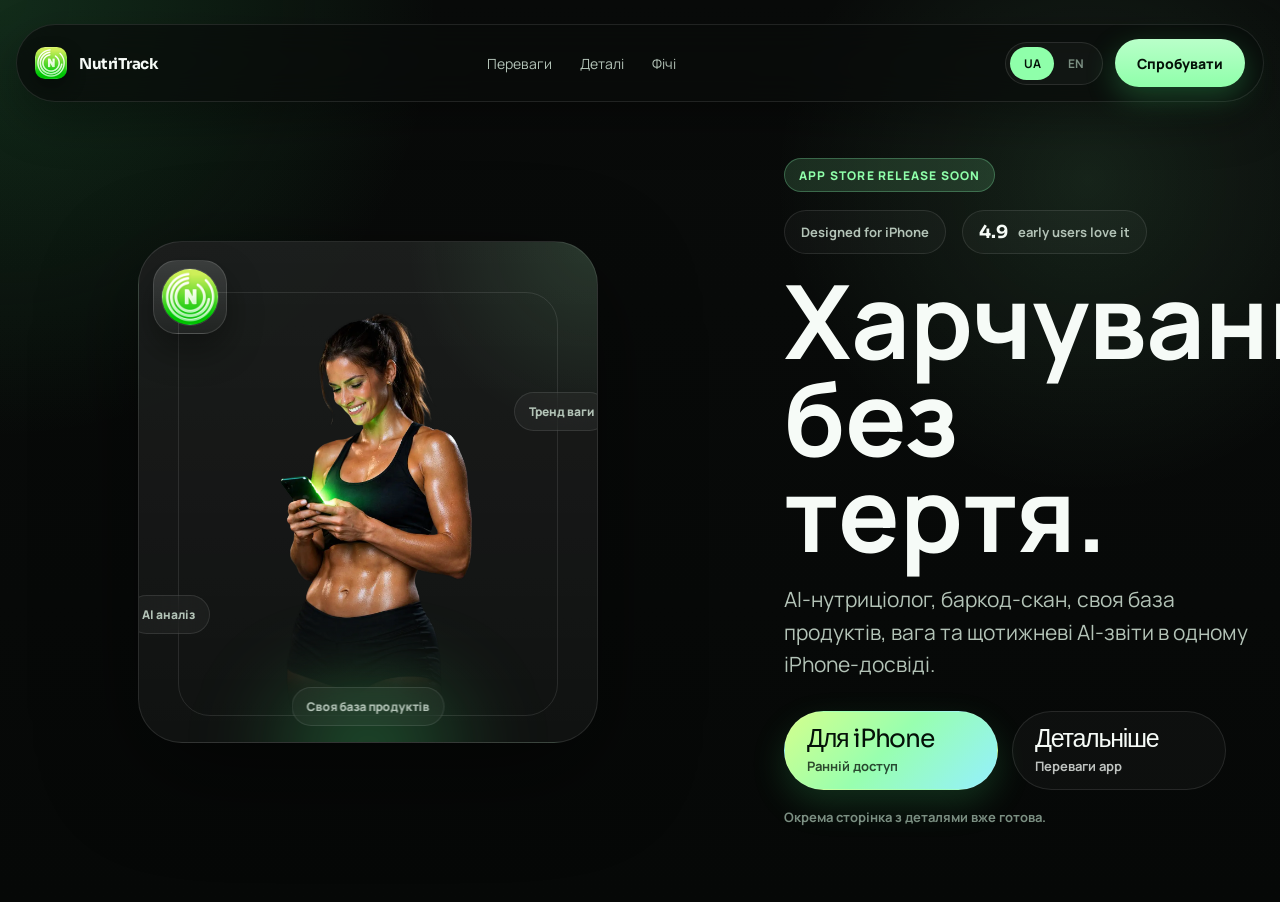
<file: index.html>
<!DOCTYPE html>
<html lang="uk">
<head>
  <meta charset="UTF-8" />
  <meta name="viewport" content="width=device-width, initial-scale=1.0" />
  <title>NutriTrack — AI додаток для харчування на iPhone</title>
  <meta name="description" content="NutriTrack — AI додаток для харчування на iPhone. AI-нутриціолог, баркод-скан, власна база продуктів, вага та щотижневі AI-звіти." />
  <link rel="canonical" href="https://nutritrack-ochre.vercel.app" />
  <link rel="alternate" hreflang="uk" href="https://nutritrack-ochre.vercel.app/index.html" />
  <link rel="alternate" hreflang="en" href="https://nutritrack-ochre.vercel.app/en.html" />
  <link rel="icon" href="./favicon.png" />

  <meta property="og:title" content="NutriTrack — AI додаток для харчування на iPhone" />
  <meta property="og:description" content="AI-нутриціолог. Баркод-скан. Своя база продуктів. Вага. Щотижневі AI-звіти." />
  <meta property="og:type" content="website" />
  <meta property="og:url" content="https://nutritrack-ochre.vercel.app" />
  <meta property="og:image" content="./hero-mockup.webp" />
  <meta name="twitter:card" content="summary_large_image" />
  <meta name="twitter:title" content="NutriTrack — AI додаток для харчування на iPhone" />
  <meta name="twitter:description" content="AI-нутриціолог. Баркод-скан. Своя база продуктів. Вага. Щотижневі AI-звіти." />
  <meta name="twitter:image" content="./hero-mockup.webp" />

  <link rel="preconnect" href="https://fonts.googleapis.com" />
  <link rel="preconnect" href="https://fonts.gstatic.com" crossorigin />
  <link href="https://fonts.googleapis.com/css2?family=Manrope:wght@400;500;600;700;800&family=Sora:wght@400;500;600;700;800&display=swap" rel="stylesheet" />
  <link rel="stylesheet" href="./style.css" />
</head>
<body class="poster-page">
  <main class="poster-shell">
    <header class="poster-topbar">
      <a class="brand" href="./index.html">
        <img src="./icon.png" alt="Іконка NutriTrack" />
        <span>NutriTrack</span>
      </a>

      <nav class="poster-nav">
        <a href="./details.html#features">Переваги</a>
        <a href="./details.html">Деталі</a>
        <a href="./details.html#features">Фічі</a>
      </nav>

      <div class="poster-actions-top">
        <div class="lang-toggle">
          <a href="./index.html" class="active">UA</a>
          <a href="./en.html">EN</a>
        </div>
        <a class="nav-cta" href="https://nutritrack-ochre.vercel.app">Спробувати</a>
      </div>
    </header>

    <section class="poster-hero">
      <div class="poster-visual">
        <div class="poster-device">
          <div class="device-glow"></div>
          <div class="poster-icon-orbit" aria-hidden="true">
            <img src="./icon.png" alt="" />
          </div>
          <img class="poster-phone-image" src="./hero-mockup.webp" alt="Інтерфейс NutriTrack на iPhone" />
          <div class="device-chip chip-left">AI аналіз</div>
          <div class="device-chip chip-right">Тренд ваги</div>
          <div class="device-chip chip-bottom">Своя база продуктів</div>
        </div>
      </div>

      <div class="poster-copy">
        <div class="hero-badge">App Store release soon</div>

        <div class="poster-proof">
          <div class="proof-award">Designed for iPhone</div>
          <div class="proof-rating">
            <strong>4.9</strong>
            <span>early users love it</span>
          </div>
        </div>

        <h1>Харчування<br>без тертя.</h1>
        <p>AI-нутриціолог, баркод-скан, своя база продуктів, вага та щотижневі AI-звіти в одному iPhone-досвіді.</p>

        <div class="poster-cta-row">
          <a class="btn-platform btn-platform-primary" href="https://nutritrack-ochre.vercel.app">
            <span class="btn-platform-label">Для iPhone</span>
            <span class="btn-platform-sub">Ранній доступ</span>
          </a>
          <a class="btn-platform" href="./details.html">
            <span class="btn-platform-label">Детальніше</span>
            <span class="btn-platform-sub">Переваги app</span>
          </a>
        </div>

        <div class="poster-footnote">Окрема сторінка з деталями вже готова.</div>
      </div>
    </section>
  </main>
</body>
</html>
</file>
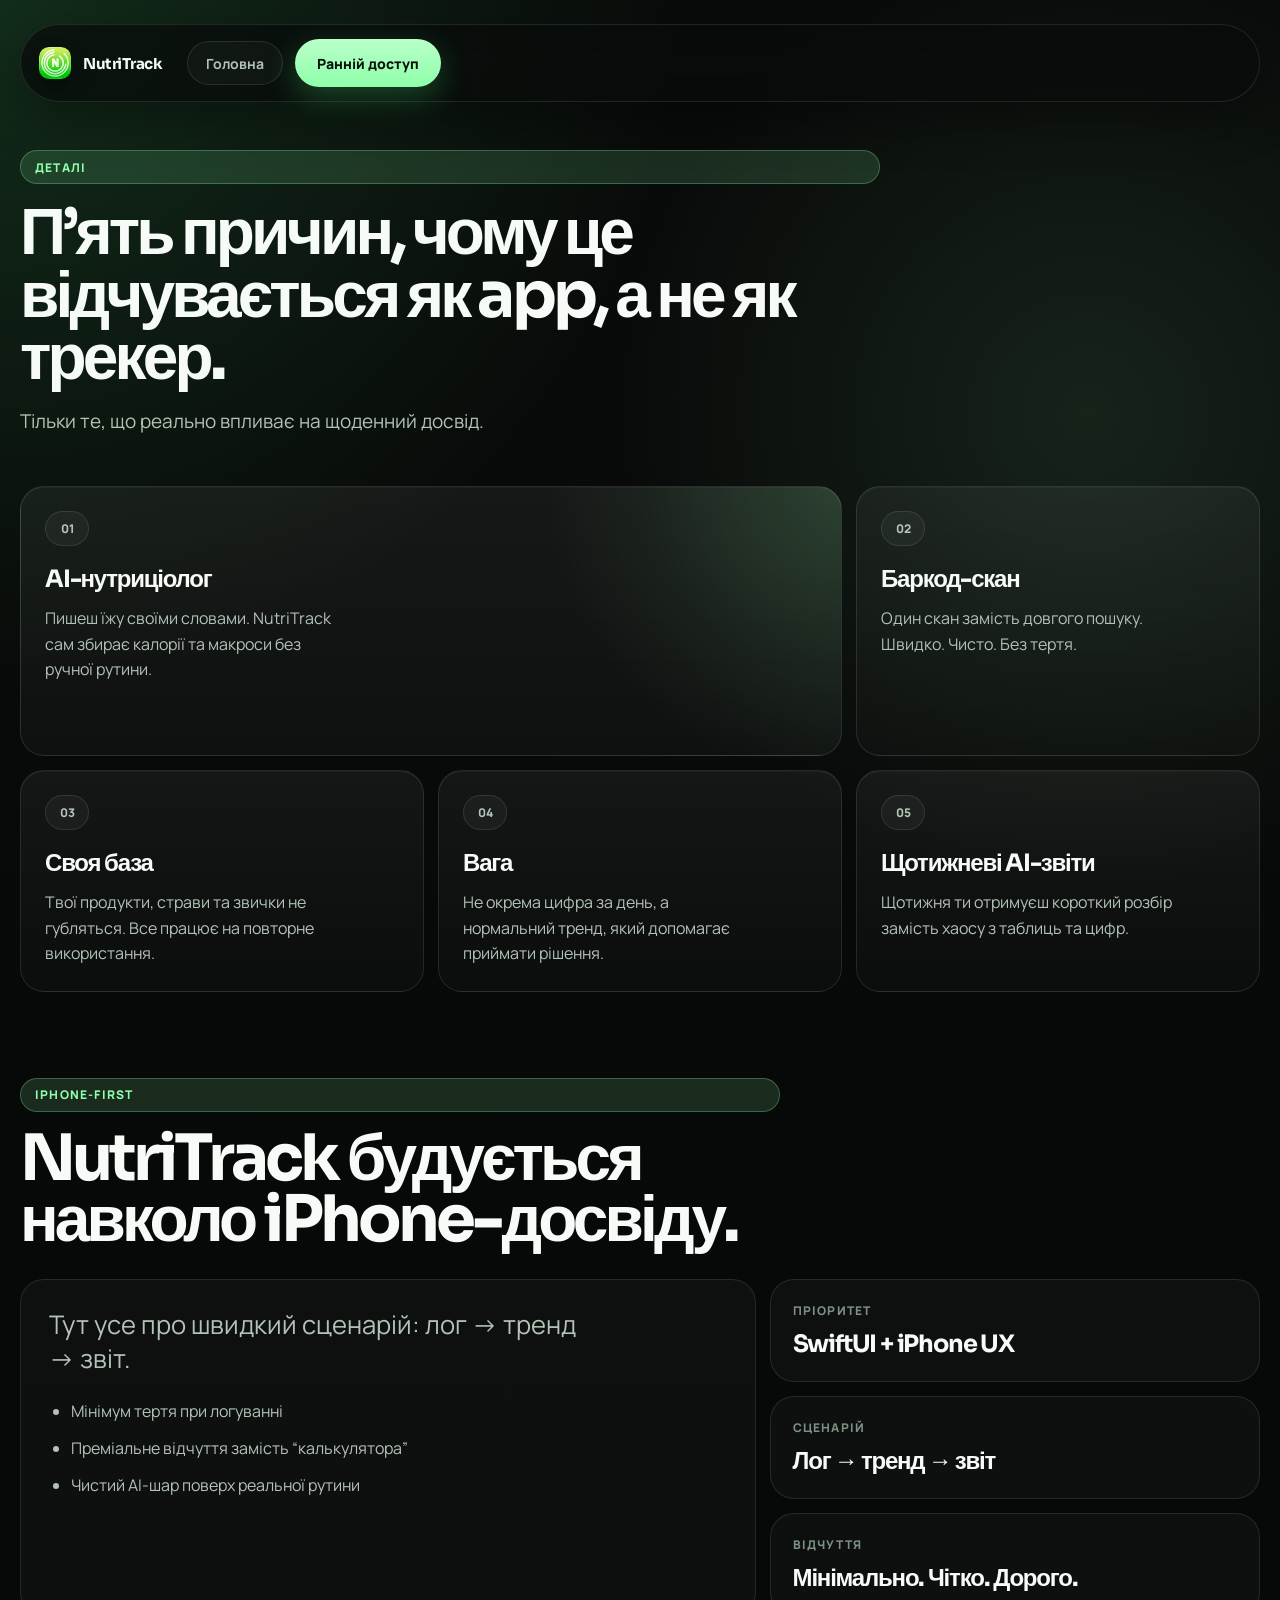
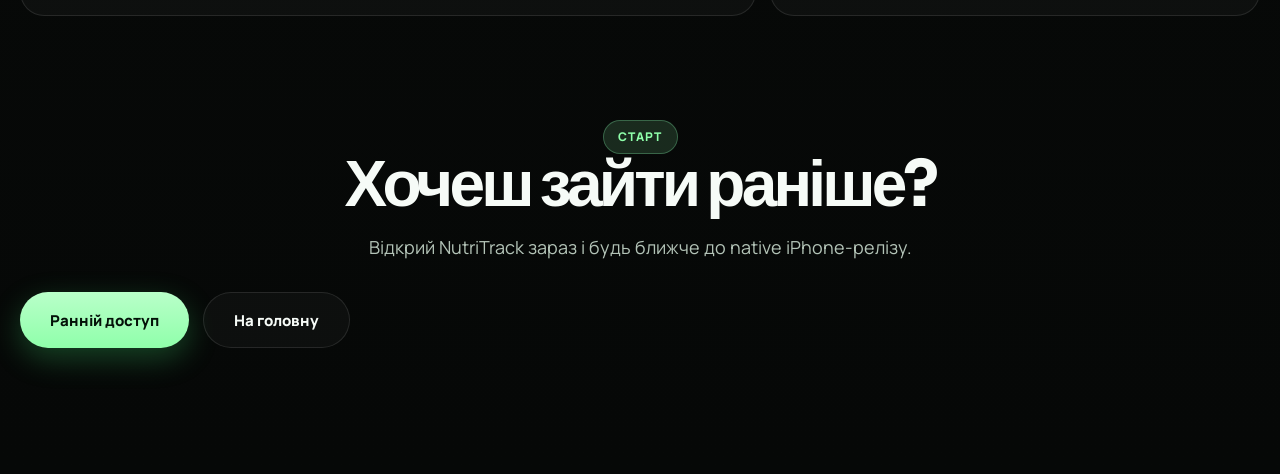
<file: details.html>
<!DOCTYPE html>
<html lang="uk">
<head>
  <meta charset="UTF-8" />
  <meta name="viewport" content="width=device-width, initial-scale=1.0" />
  <title>NutriTrack — деталі</title>
  <meta name="description" content="Деталі NutriTrack: AI-нутриціолог, баркод-скан, власна база продуктів, вага та щотижневі AI-звіти." />
  <link rel="canonical" href="https://nutritrack-ochre.vercel.app/details.html" />
  <link rel="icon" href="./favicon.png" />

  <link rel="preconnect" href="https://fonts.googleapis.com" />
  <link rel="preconnect" href="https://fonts.gstatic.com" crossorigin />
  <link href="https://fonts.googleapis.com/css2?family=Manrope:wght@400;500;600;700;800&family=Sora:wght@400;500;600;700;800&display=swap" rel="stylesheet" />
  <link rel="stylesheet" href="./style.css" />
</head>
<body class="details-page">
  <div class="page-shell">
    <header class="details-topbar">
      <a class="brand" href="./index.html">
        <img src="./icon.png" alt="Іконка NutriTrack" />
        <span>NutriTrack</span>
      </a>

      <div class="details-topbar-actions">
        <a class="top-link" href="./index.html">Головна</a>
        <a class="nav-cta" href="https://nutritrack-ochre.vercel.app">Ранній доступ</a>
      </div>
    </header>

    <main>
      <section class="details-hero">
        <span class="eyebrow">Деталі</span>
        <h1>П’ять причин, чому це відчувається як app, а не як трекер.</h1>
        <p>Тільки те, що реально впливає на щоденний досвід.</p>
      </section>

      <section class="features" id="features">
        <div class="feature-grid">
          <article class="feature-card feature-card-large">
            <span class="feature-kicker">01</span>
            <h3>AI-нутриціолог</h3>
            <p>Пишеш їжу своїми словами. NutriTrack сам збирає калорії та макроси без ручної рутини.</p>
          </article>

          <article class="feature-card">
            <span class="feature-kicker">02</span>
            <h3>Баркод-скан</h3>
            <p>Один скан замість довгого пошуку. Швидко. Чисто. Без тертя.</p>
          </article>

          <article class="feature-card">
            <span class="feature-kicker">03</span>
            <h3>Своя база</h3>
            <p>Твої продукти, страви та звички не губляться. Все працює на повторне використання.</p>
          </article>

          <article class="feature-card">
            <span class="feature-kicker">04</span>
            <h3>Вага</h3>
            <p>Не окрема цифра за день, а нормальний тренд, який допомагає приймати рішення.</p>
          </article>

          <article class="feature-card">
            <span class="feature-kicker">05</span>
            <h3>Щотижневі AI-звіти</h3>
            <p>Щотижня ти отримуєш короткий розбір замість хаосу з таблиць та цифр.</p>
          </article>
        </div>
      </section>

      <section class="app-section">
        <div class="section-head section-head-narrow">
          <span class="eyebrow">iPhone-first</span>
          <h2>NutriTrack будується навколо iPhone-досвіду.</h2>
        </div>

        <div class="app-grid">
          <div class="app-copy-card">
            <p class="app-lead">Тут усе про швидкий сценарій: лог → тренд → звіт.</p>
            <ul class="app-list">
              <li>Мінімум тертя при логуванні</li>
              <li>Преміальне відчуття замість “калькулятора”</li>
              <li>Чистий AI-шар поверх реальної рутини</li>
            </ul>
          </div>

          <div class="app-panel-stack">
            <div class="mini-panel">
              <span>Пріоритет</span>
              <strong>SwiftUI + iPhone UX</strong>
            </div>
            <div class="mini-panel">
              <span>Сценарій</span>
              <strong>Лог → тренд → звіт</strong>
            </div>
            <div class="mini-panel">
              <span>Відчуття</span>
              <strong>Мінімально. Чітко. Дорого.</strong>
            </div>
          </div>
        </div>
      </section>

      <section class="cta-section">
        <span class="eyebrow">Старт</span>
        <h2>Хочеш зайти раніше?</h2>
        <p>Відкрий NutriTrack зараз і будь ближче до native iPhone-релізу.</p>
        <div class="poster-cta-row">
          <a class="btn-primary btn-primary-large" href="https://nutritrack-ochre.vercel.app">Ранній доступ</a>
          <a class="btn-secondary btn-secondary-large" href="./index.html">На головну</a>
        </div>
      </section>
    </main>
  </div>
</body>
</html>
</file>
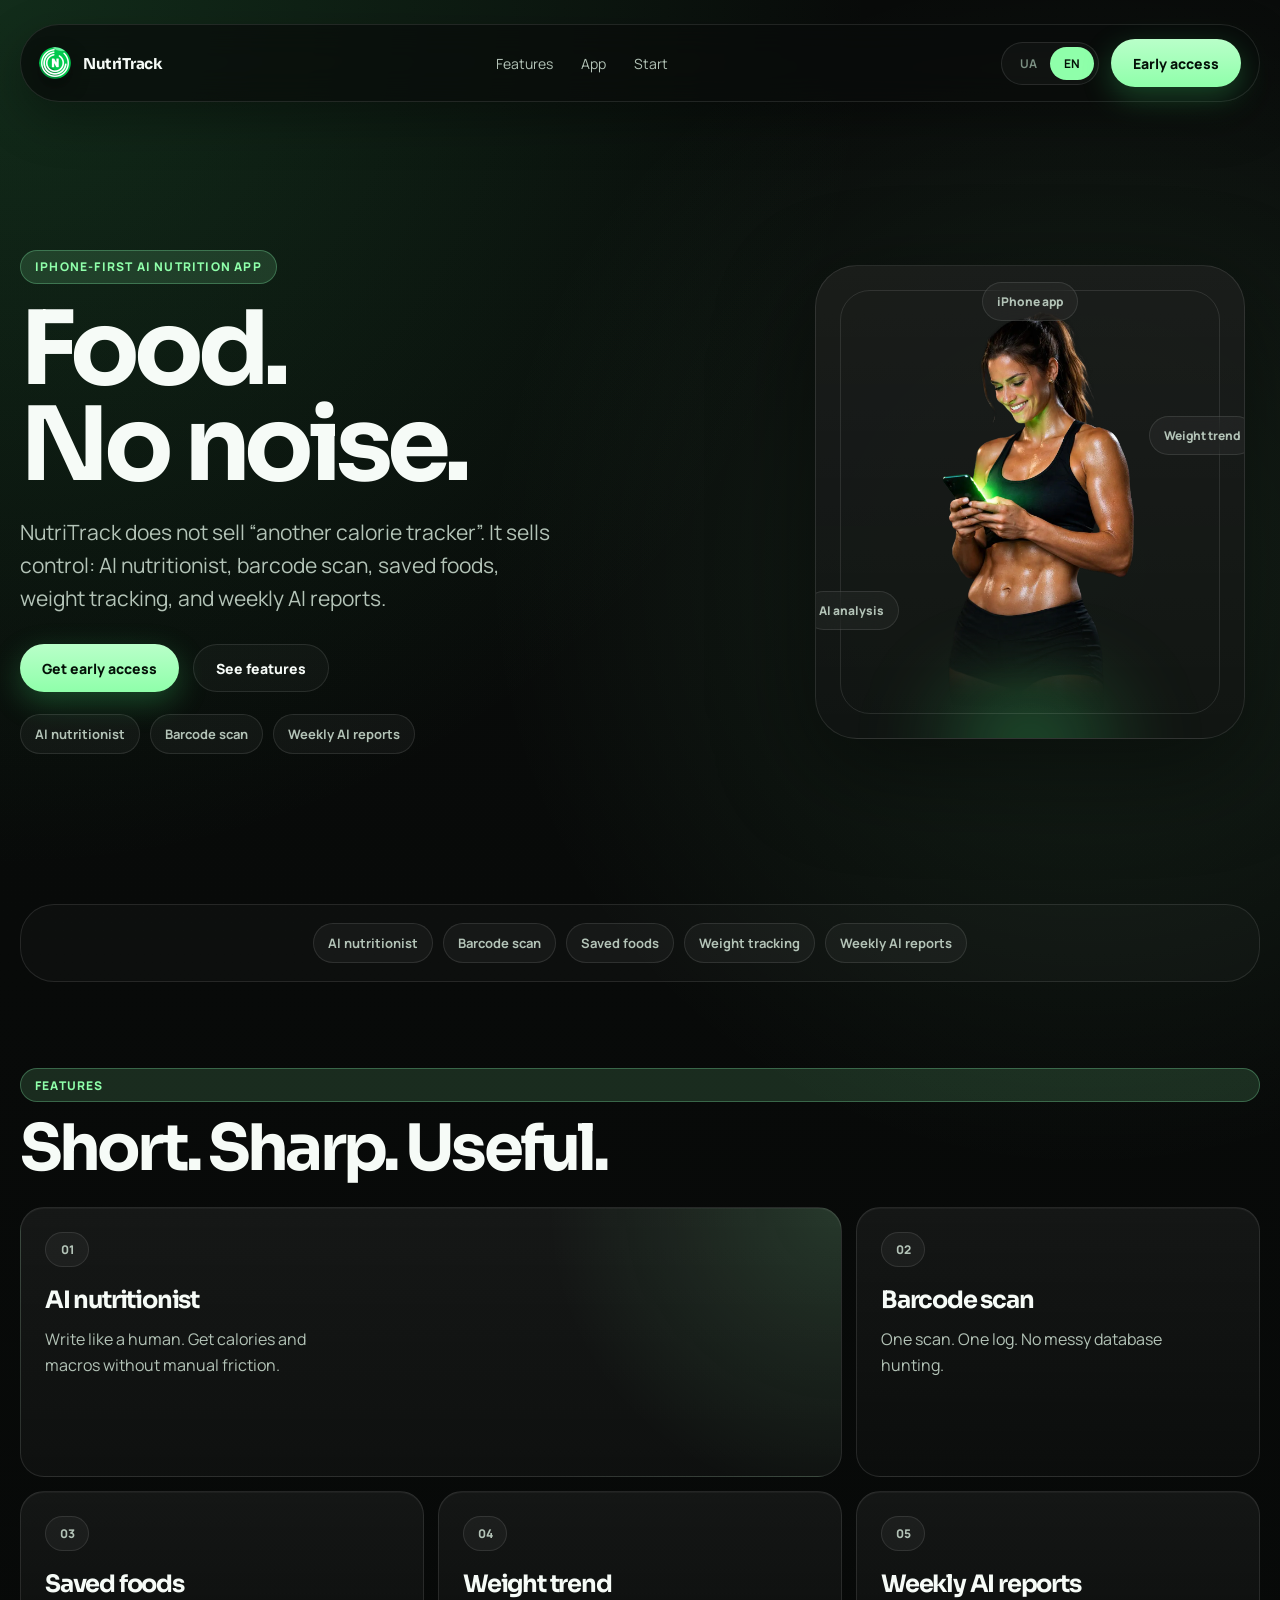
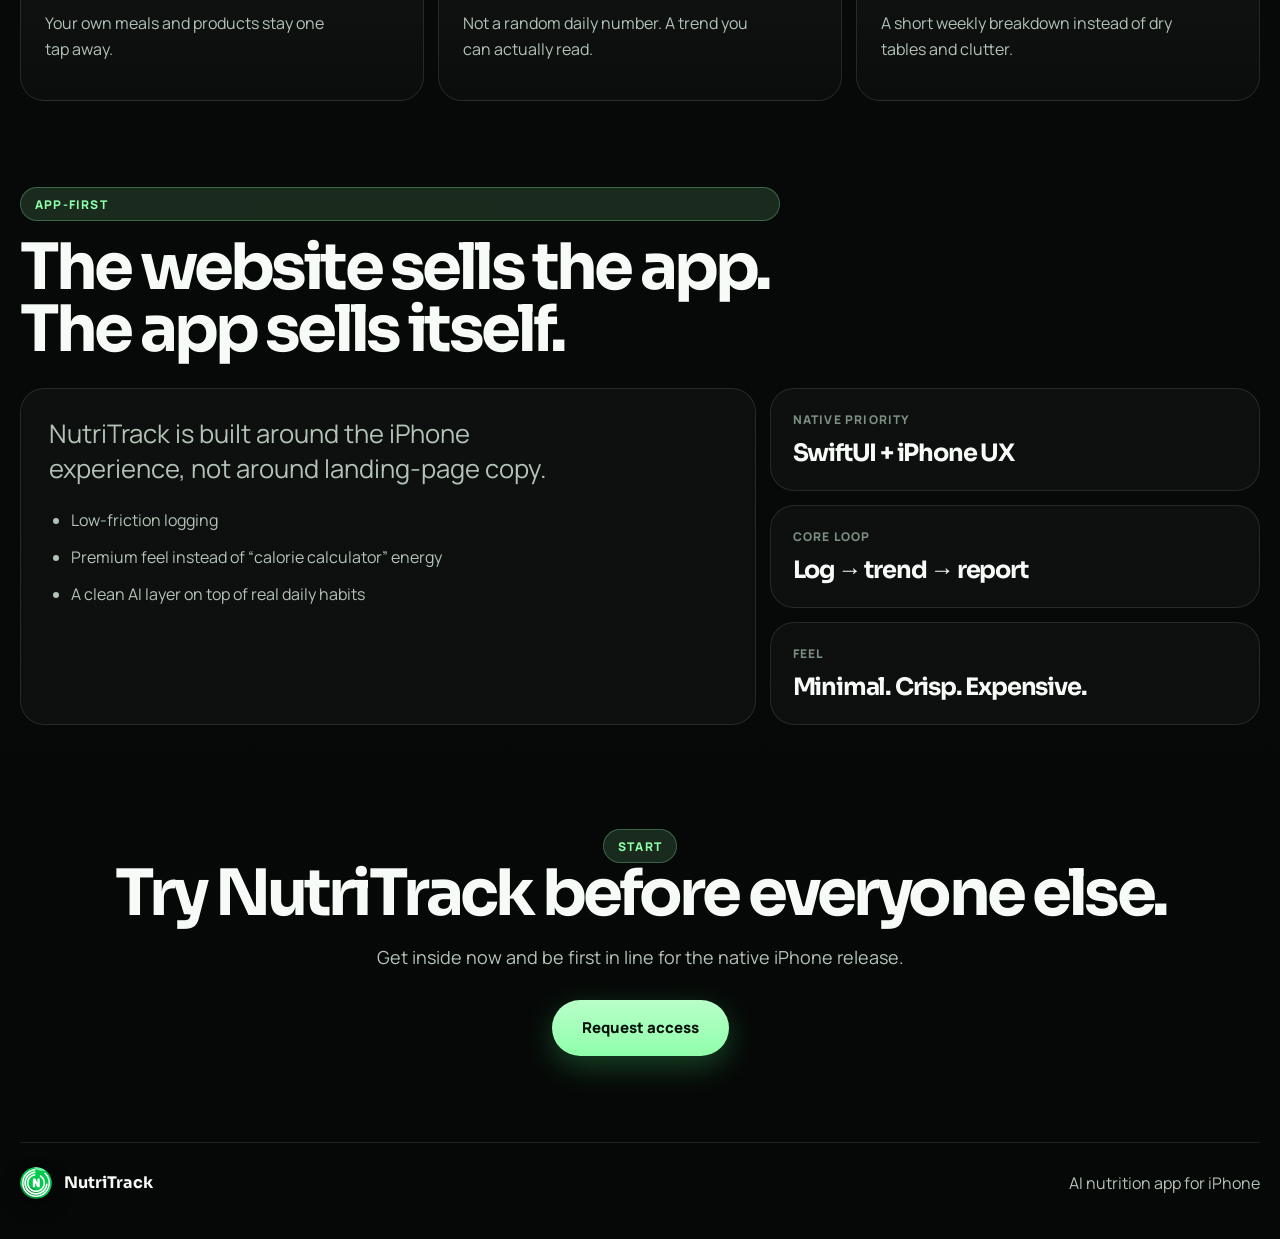
<file: en.html>
<!DOCTYPE html>
<html lang="en">
<head>
  <meta charset="UTF-8" />
  <meta name="viewport" content="width=device-width, initial-scale=1.0" />
  <title>NutriTrack — AI nutrition app for iPhone</title>
  <meta name="description" content="NutriTrack is a minimal AI nutrition app for iPhone: AI nutritionist, barcode scan, personal food database, weight tracking, and weekly AI reports." />
  <link rel="canonical" href="https://nutritrack-ochre.vercel.app" />
  <link rel="alternate" hreflang="uk" href="https://nutritrack-ochre.vercel.app/index.html" />
  <link rel="alternate" hreflang="en" href="https://nutritrack-ochre.vercel.app/en.html" />
  <link rel="icon" href="./favicon.png" />

  <meta property="og:title" content="NutriTrack — AI nutrition app for iPhone" />
  <meta property="og:description" content="AI nutritionist. Barcode scan. Personal food database. Weight tracking. Weekly AI reports." />
  <meta property="og:type" content="website" />
  <meta property="og:url" content="https://nutritrack-ochre.vercel.app" />
  <meta property="og:image" content="./hero-mockup.webp" />
  <meta name="twitter:card" content="summary_large_image" />
  <meta name="twitter:title" content="NutriTrack — AI nutrition app for iPhone" />
  <meta name="twitter:description" content="AI nutritionist. Barcode scan. Personal food database. Weight tracking. Weekly AI reports." />
  <meta name="twitter:image" content="./hero-mockup.webp" />

  <link rel="preconnect" href="https://fonts.googleapis.com" />
  <link rel="preconnect" href="https://fonts.gstatic.com" crossorigin />
  <link href="https://fonts.googleapis.com/css2?family=Manrope:wght@400;500;600;700;800&family=Sora:wght@400;500;600;700;800&display=swap" rel="stylesheet" />
  <link rel="stylesheet" href="./style.css" />
  <link rel="preload" as="image" href="./hero-mockup.webp" />
</head>
<body>
  <div class="page-shell">
    <header class="topbar">
      <a class="brand" href="#">
        <img src="./favicon.png" alt="NutriTrack" />
        <span>NutriTrack</span>
      </a>

      <nav class="topnav">
        <a href="#features">Features</a>
        <a href="#app">App</a>
        <a href="#cta">Start</a>
      </nav>

      <div class="topbar-actions">
        <div class="lang-toggle">
          <a href="./index.html">UA</a>
          <a href="./en.html" class="active">EN</a>
        </div>
        <a class="nav-cta" href="https://nutritrack-ochre.vercel.app">Early access</a>
      </div>
    </header>

    <main>
      <section class="hero">
        <div class="hero-copy">
          <div class="hero-badge">iPhone-first AI nutrition app</div>
          <h1>Food.<br>No noise.</h1>
          <p>
            NutriTrack does not sell “another calorie tracker”.
            It sells control: AI nutritionist, barcode scan, saved foods, weight tracking, and weekly AI reports.
          </p>

          <div class="hero-actions">
            <a class="btn-primary" href="https://nutritrack-ochre.vercel.app">Get early access</a>
            <a class="btn-secondary" href="#features">See features</a>
          </div>

          <div class="hero-tags">
            <span>AI nutritionist</span>
            <span>Barcode scan</span>
            <span>Weekly AI reports</span>
          </div>
        </div>

        <div class="hero-device">
          <div class="device-frame">
            <div class="device-glow"></div>
            <div class="device-chip chip-top">iPhone app</div>
            <img src="./hero-mockup.webp" alt="NutriTrack interface on iPhone" />
            <div class="device-chip chip-left">AI analysis</div>
            <div class="device-chip chip-right">Weight trend</div>
          </div>
        </div>
      </section>

      <section class="signal-strip" aria-label="Key benefits">
        <div>AI nutritionist</div>
        <div>Barcode scan</div>
        <div>Saved foods</div>
        <div>Weight tracking</div>
        <div>Weekly AI reports</div>
      </section>

      <section class="features" id="features">
        <div class="section-head">
          <span class="eyebrow">Features</span>
          <h2>Short. Sharp. Useful.</h2>
        </div>

        <div class="feature-grid">
          <article class="feature-card feature-card-large">
            <span class="feature-kicker">01</span>
            <h3>AI nutritionist</h3>
            <p>Write like a human. Get calories and macros without manual friction.</p>
          </article>

          <article class="feature-card">
            <span class="feature-kicker">02</span>
            <h3>Barcode scan</h3>
            <p>One scan. One log. No messy database hunting.</p>
          </article>

          <article class="feature-card">
            <span class="feature-kicker">03</span>
            <h3>Saved foods</h3>
            <p>Your own meals and products stay one tap away.</p>
          </article>

          <article class="feature-card">
            <span class="feature-kicker">04</span>
            <h3>Weight trend</h3>
            <p>Not a random daily number. A trend you can actually read.</p>
          </article>

          <article class="feature-card">
            <span class="feature-kicker">05</span>
            <h3>Weekly AI reports</h3>
            <p>A short weekly breakdown instead of dry tables and clutter.</p>
          </article>
        </div>
      </section>

      <section class="app-section" id="app">
        <div class="section-head section-head-narrow">
          <span class="eyebrow">App-first</span>
          <h2>The website sells the app.<br>The app sells itself.</h2>
        </div>

        <div class="app-grid">
          <div class="app-copy-card">
            <p class="app-lead">NutriTrack is built around the iPhone experience, not around landing-page copy.</p>
            <ul class="app-list">
              <li>Low-friction logging</li>
              <li>Premium feel instead of “calorie calculator” energy</li>
              <li>A clean AI layer on top of real daily habits</li>
            </ul>
          </div>

          <div class="app-panel-stack">
            <div class="mini-panel">
              <span>Native priority</span>
              <strong>SwiftUI + iPhone UX</strong>
            </div>
            <div class="mini-panel">
              <span>Core loop</span>
              <strong>Log → trend → report</strong>
            </div>
            <div class="mini-panel">
              <span>Feel</span>
              <strong>Minimal. Crisp. Expensive.</strong>
            </div>
          </div>
        </div>
      </section>

      <section class="cta-section" id="cta">
        <span class="eyebrow">Start</span>
        <h2>Try NutriTrack before everyone else.</h2>
        <p>Get inside now and be first in line for the native iPhone release.</p>
        <a class="btn-primary btn-primary-large" href="https://nutritrack-ochre.vercel.app">Request access</a>
      </section>
    </main>

    <footer class="footer">
      <div class="footer-brand">
        <img src="./favicon.png" alt="NutriTrack" />
        <span>NutriTrack</span>
      </div>
      <p>AI nutrition app for iPhone</p>
    </footer>
  </div>
</body>
</html>
</file>
<file: style.css>
*,
*::before,
*::after {
  box-sizing: border-box;
  margin: 0;
  padding: 0;
}

:root {
  --bg: #060807;
  --bg-soft: #0d120f;
  --panel: rgba(255, 255, 255, 0.05);
  --panel-strong: rgba(255, 255, 255, 0.08);
  --line: rgba(255, 255, 255, 0.1);
  --line-strong: rgba(140, 255, 184, 0.28);
  --text: #f6fbf7;
  --muted: #b3c3b7;
  --muted-2: #7b8f82;
  --accent: #8fffaa;
  --accent-strong: #42dd72;
  --accent-soft: rgba(143, 255, 170, 0.14);
  --radius-xl: 34px;
  --radius-lg: 24px;
  --radius-md: 18px;
  --shadow-xl: 0 30px 100px rgba(0, 0, 0, 0.48);
  --shadow-lg: 0 18px 48px rgba(0, 0, 0, 0.32);
}

html {
  scroll-behavior: smooth;
}

body {
  min-height: 100vh;
  font-family: 'Manrope', sans-serif;
  background:
    radial-gradient(circle at top left, rgba(66, 221, 114, 0.16), transparent 28%),
    radial-gradient(circle at 85% 20%, rgba(143, 255, 170, 0.1), transparent 24%),
    linear-gradient(180deg, #090b0a 0%, #060807 100%);
  color: var(--text);
  overflow-x: hidden;
  -webkit-font-smoothing: antialiased;
}

body::before {
  content: '';
  position: fixed;
  inset: 0;
  pointer-events: none;
  background:
    linear-gradient(rgba(255, 255, 255, 0.02) 1px, transparent 1px),
    linear-gradient(90deg, rgba(255, 255, 255, 0.02) 1px, transparent 1px);
  background-size: 120px 120px;
  mask-image: radial-gradient(circle at center, black 28%, transparent 82%);
  opacity: 0.35;
}

img {
  max-width: 100%;
  display: block;
}

a {
  color: inherit;
  text-decoration: none;
}

button,
a {
  -webkit-tap-highlight-color: transparent;
}

::selection {
  background: rgba(143, 255, 170, 0.26);
  color: var(--text);
}

a:focus-visible,
button:focus-visible {
  outline: 2px solid var(--accent);
  outline-offset: 4px;
}

.page-shell {
  width: min(1240px, calc(100% - 32px));
  margin: 0 auto;
  padding: 24px 0 40px;
  position: relative;
  z-index: 1;
}

.poster-shell {
  width: min(1320px, calc(100% - 32px));
  min-height: 100vh;
  margin: 0 auto;
  padding: 24px 0 32px;
  display: flex;
  flex-direction: column;
  justify-content: space-between;
  position: relative;
  z-index: 1;
}

.topbar,
.poster-topbar,
.details-topbar {
  position: sticky;
  top: 16px;
  display: grid;
  grid-template-columns: auto 1fr auto;
  align-items: center;
  gap: 24px;
  padding: 14px 18px;
  margin-bottom: 30px;
  border: 1px solid var(--line);
  border-radius: 999px;
  background: rgba(9, 12, 10, 0.72);
  backdrop-filter: blur(16px);
  box-shadow: var(--shadow-lg);
}

.poster-topbar,
.details-topbar {
  margin-bottom: 0;
}

.brand {
  display: inline-flex;
  align-items: center;
  gap: 12px;
  font-family: 'Sora', sans-serif;
  font-size: 15px;
  font-weight: 700;
  letter-spacing: -0.03em;
}

.brand img,
.footer-brand img {
  width: 32px;
  height: 32px;
  border-radius: 10px;
  object-fit: cover;
  box-shadow: 0 8px 18px rgba(0, 0, 0, 0.35);
}

.topnav {
  display: flex;
  justify-content: center;
  gap: 28px;
}

.topnav a {
  color: var(--muted);
  font-size: 14px;
  transition: color 180ms ease;
}

.topnav a:hover {
  color: var(--text);
}

.topbar-actions {
  display: flex;
  align-items: center;
  gap: 12px;
}

.poster-actions-top,
.details-topbar-actions {
  display: flex;
  align-items: center;
  gap: 12px;
}

.poster-nav {
  display: flex;
  justify-content: center;
  gap: 28px;
}

.poster-nav a {
  color: var(--muted);
  font-size: 14px;
  transition: color 180ms ease;
}

.poster-nav a:hover {
  color: var(--text);
}

.top-link {
  display: inline-flex;
  align-items: center;
  min-height: 44px;
  padding: 0 18px;
  border: 1px solid var(--line);
  border-radius: 999px;
  background: rgba(255, 255, 255, 0.03);
  color: var(--muted);
  font-size: 14px;
  font-weight: 700;
  transition: transform 200ms ease, color 200ms ease, border-color 200ms ease;
}

.top-link:hover {
  transform: translateY(-2px);
  color: var(--text);
  border-color: var(--line-strong);
}

.lang-toggle {
  display: inline-flex;
  border: 1px solid var(--line);
  border-radius: 999px;
  padding: 4px;
  background: rgba(255, 255, 255, 0.03);
}

.lang-toggle a {
  min-width: 44px;
  padding: 8px 12px;
  border-radius: 999px;
  text-align: center;
  font-size: 12px;
  font-weight: 700;
  color: var(--muted-2);
}

.lang-toggle a.active {
  background: var(--accent);
  color: #041108;
}

.nav-cta,
.btn-primary,
.btn-secondary {
  display: inline-flex;
  align-items: center;
  justify-content: center;
  min-height: 48px;
  padding: 0 22px;
  border-radius: 999px;
  font-size: 14px;
  font-weight: 800;
  transition: transform 200ms ease, border-color 200ms ease, background 200ms ease, color 200ms ease, box-shadow 200ms ease;
}

.nav-cta,
.btn-primary {
  color: #041108;
  background: linear-gradient(180deg, #b9ffc9 0%, var(--accent) 100%);
  box-shadow: 0 10px 30px rgba(66, 221, 114, 0.28);
}

.btn-primary:hover,
.nav-cta:hover,
.btn-secondary:hover {
  transform: translateY(-2px);
}

.btn-secondary {
  color: var(--text);
  border: 1px solid var(--line);
  background: rgba(255, 255, 255, 0.03);
}

.hero {
  display: grid;
  grid-template-columns: minmax(0, 1.02fr) minmax(320px, 460px);
  align-items: center;
  gap: 48px;
  min-height: calc(100vh - 140px);
  padding: 28px 0 48px;
}

.poster-hero {
  display: grid;
  grid-template-columns: minmax(0, 1fr) minmax(360px, 480px);
  align-items: center;
  gap: 64px;
  min-height: calc(100vh - 132px);
  padding: 24px 0 12px;
}

.poster-copy {
  max-width: 700px;
}

.poster-proof {
  display: flex;
  align-items: center;
  gap: 16px;
  flex-wrap: wrap;
  margin-top: 18px;
}

.proof-award,
.proof-rating {
  display: inline-flex;
  align-items: center;
  gap: 10px;
  min-height: 44px;
  padding: 0 16px;
  border: 1px solid var(--line);
  border-radius: 999px;
  background: rgba(255, 255, 255, 0.03);
  color: var(--muted);
  font-size: 13px;
  font-weight: 700;
}

.proof-rating strong {
  color: var(--text);
  font-size: 18px;
  font-family: 'Sora', sans-serif;
}

.proof-rating span {
  color: var(--muted);
}

.hero-copy {
  max-width: 660px;
}

.app-icon-showcase {
  display: inline-flex;
  align-items: center;
  gap: 14px;
  margin-top: 18px;
  padding: 10px 14px 10px 10px;
  border: 1px solid var(--line);
  border-radius: 22px;
  background: rgba(255, 255, 255, 0.035);
  box-shadow: var(--shadow-lg);
}

.app-icon-tile {
  width: 64px;
  height: 64px;
  padding: 6px;
  border-radius: 20px;
  background: linear-gradient(180deg, rgba(255, 255, 255, 0.12), rgba(255, 255, 255, 0.04));
  box-shadow:
    inset 0 1px 0 rgba(255, 255, 255, 0.12),
    0 16px 34px rgba(0, 0, 0, 0.34);
}

.app-icon-tile img {
  width: 100%;
  height: 100%;
  object-fit: cover;
  border-radius: 16px;
}

.app-icon-meta {
  display: grid;
  gap: 4px;
}

.app-icon-meta strong {
  font-family: 'Sora', sans-serif;
  font-size: 16px;
  letter-spacing: -0.04em;
}

.app-icon-meta span {
  color: var(--muted);
  font-size: 13px;
  font-weight: 700;
}

.hero-badge,
.eyebrow {
  display: inline-flex;
  align-items: center;
  min-height: 34px;
  padding: 0 14px;
  border: 1px solid var(--line-strong);
  border-radius: 999px;
  background: var(--accent-soft);
  color: var(--accent);
  font-size: 12px;
  font-weight: 800;
  letter-spacing: 0.1em;
  text-transform: uppercase;
}

.hero h1,
.section-head h2,
.cta-section h2 {
  font-family: 'Sora', sans-serif;
  letter-spacing: -0.06em;
}

.hero h1,
.poster-hero h1 {
  margin-top: 18px;
  font-size: clamp(52px, 8vw, 104px);
  line-height: 0.94;
}

.hero p,
.poster-hero p {
  max-width: 540px;
  margin-top: 22px;
  font-size: clamp(17px, 2vw, 21px);
  line-height: 1.55;
  color: var(--muted);
}

.poster-icon-lockup {
  display: inline-flex;
  align-items: center;
  gap: 18px;
  margin-top: 20px;
}

.poster-icon-wrap {
  width: clamp(88px, 12vw, 120px);
  height: clamp(88px, 12vw, 120px);
  padding: 10px;
  border: 1px solid rgba(255, 255, 255, 0.12);
  border-radius: 30px;
  background: linear-gradient(180deg, rgba(255, 255, 255, 0.14), rgba(255, 255, 255, 0.04));
  box-shadow: var(--shadow-xl);
}

.poster-icon-wrap img {
  width: 100%;
  height: 100%;
  object-fit: cover;
  border-radius: 22px;
}

.poster-icon-text {
  display: grid;
  gap: 6px;
}

.poster-icon-text strong {
  font-family: 'Sora', sans-serif;
  font-size: clamp(24px, 3vw, 34px);
  letter-spacing: -0.05em;
}

.poster-icon-text span {
  color: var(--muted);
  font-size: 14px;
  font-weight: 700;
}

.poster-cta-row {
  display: flex;
  gap: 14px;
  flex-wrap: wrap;
  margin-top: 30px;
}

.btn-platform {
  display: inline-flex;
  flex-direction: column;
  align-items: flex-start;
  justify-content: center;
  min-width: 214px;
  min-height: 74px;
  padding: 14px 22px;
  border: 1px solid var(--line);
  border-radius: 999px;
  background: rgba(255, 255, 255, 0.03);
  transition: transform 200ms ease, border-color 200ms ease, background 200ms ease;
}

.btn-platform:hover {
  transform: translateY(-2px);
  border-color: var(--line-strong);
}

.btn-platform-primary {
  color: #041108;
  background: linear-gradient(135deg, #d4ff8c 0%, #98ffaf 48%, #94f0ff 100%);
  box-shadow: 0 14px 34px rgba(66, 221, 114, 0.18);
}

.btn-platform-label {
  font-size: 25px;
  line-height: 1;
  font-family: 'Sora', sans-serif;
  letter-spacing: -0.05em;
}

.btn-platform-sub {
  margin-top: 6px;
  font-size: 13px;
  font-weight: 700;
  color: inherit;
  opacity: 0.76;
}

.btn-secondary-large {
  min-height: 56px;
  padding: 0 30px;
  font-size: 15px;
}

.poster-footnote {
  margin-top: 18px;
  color: var(--muted-2);
  font-size: 13px;
  font-weight: 700;
}

.poster-visual {
  display: flex;
  justify-content: center;
}

.poster-device {
  position: relative;
  width: min(100%, 460px);
  padding: 26px;
  border: 1px solid var(--line);
  border-radius: calc(var(--radius-xl) + 10px);
  background:
    radial-gradient(circle at top right, rgba(143, 255, 170, 0.12), transparent 28%),
    linear-gradient(180deg, rgba(255, 255, 255, 0.08), rgba(255, 255, 255, 0.03)),
    rgba(9, 12, 10, 0.9);
  box-shadow: var(--shadow-xl);
  overflow: hidden;
}

.poster-icon-orbit {
  position: absolute;
  top: 18px;
  left: 14px;
  width: 74px;
  height: 74px;
  padding: 7px;
  border: 1px solid rgba(255, 255, 255, 0.12);
  border-radius: 24px;
  background: linear-gradient(180deg, rgba(255, 255, 255, 0.14), rgba(255, 255, 255, 0.04));
  box-shadow: 0 16px 34px rgba(0, 0, 0, 0.34);
  z-index: 2;
}

.poster-icon-orbit img {
  width: 100%;
  height: 100%;
  object-fit: cover;
  border-radius: 18px;
}

.poster-phone-image {
  position: relative;
  z-index: 1;
  width: 100%;
  max-width: 380px;
  margin: 24px auto 0;
}

.poster-device img {
  position: relative;
  z-index: 1;
  border-radius: 32px;
  border: 1px solid rgba(255, 255, 255, 0.1);
}

.hero-actions {
  display: flex;
  gap: 14px;
  flex-wrap: wrap;
  margin-top: 30px;
}

.hero-tags,
.signal-strip {
  display: flex;
  flex-wrap: wrap;
  gap: 10px;
}

.hero-tags {
  margin-top: 22px;
}

.hero-tags span,
.device-chip,
.signal-strip div,
.feature-kicker {
  border: 1px solid var(--line);
  background: rgba(255, 255, 255, 0.04);
  color: var(--muted);
}

.hero-tags span,
.signal-strip div {
  padding: 10px 14px;
  border-radius: 999px;
  font-size: 13px;
  font-weight: 700;
}

.hero-device {
  display: flex;
  justify-content: center;
}

.device-frame {
  position: relative;
  width: min(100%, 430px);
  padding: 24px;
  border: 1px solid var(--line);
  border-radius: calc(var(--radius-xl) + 8px);
  background:
    linear-gradient(180deg, rgba(255, 255, 255, 0.07), rgba(255, 255, 255, 0.03)),
    rgba(9, 12, 10, 0.88);
  box-shadow: var(--shadow-xl);
  overflow: hidden;
  animation: phone-drift 10s ease-in-out infinite;
}

.device-glow {
  position: absolute;
  inset: auto auto -18% 50%;
  width: 72%;
  height: 34%;
  transform: translateX(-50%);
  border-radius: 50%;
  background: radial-gradient(circle, rgba(66, 221, 114, 0.32), transparent 72%);
  filter: blur(34px);
}

.device-frame img {
  position: relative;
  z-index: 1;
  border-radius: 30px;
  border: 1px solid rgba(255, 255, 255, 0.1);
}

.device-chip {
  position: absolute;
  z-index: 2;
  padding: 10px 14px;
  border-radius: 999px;
  font-size: 12px;
  font-weight: 800;
  backdrop-filter: blur(14px);
}

.chip-top {
  top: 16px;
  left: 50%;
  transform: translateX(-50%);
}

.chip-left {
  left: -12px;
  bottom: 108px;
}

.chip-right {
  right: -12px;
  top: 150px;
}

.chip-bottom {
  left: 50%;
  bottom: 16px;
  transform: translateX(-50%);
}

.signal-strip {
  justify-content: center;
  padding: 18px 20px;
  margin: 12px 0 86px;
  border: 1px solid var(--line);
  border-radius: var(--radius-xl);
  background: rgba(255, 255, 255, 0.025);
}

.features,
.app-section,
.cta-section {
  padding: 0 0 86px;
}

.details-hero {
  display: grid;
  gap: 18px;
  max-width: 860px;
  padding: 48px 0 52px;
}

.details-hero h1 {
  font-family: 'Sora', sans-serif;
  font-size: clamp(38px, 5vw, 76px);
  line-height: 0.98;
  letter-spacing: -0.06em;
}

.details-hero p {
  color: var(--muted);
  font-size: 19px;
}

.section-head {
  display: grid;
  gap: 16px;
  margin-bottom: 28px;
}

.section-head-narrow {
  max-width: 760px;
}

.section-head h2,
.cta-section h2 {
  font-size: clamp(34px, 5vw, 64px);
  line-height: 0.96;
}

.feature-grid {
  display: grid;
  grid-template-columns: repeat(3, minmax(0, 1fr));
  gap: 14px;
}

.feature-card {
  min-height: 210px;
  padding: 24px;
  border: 1px solid var(--line);
  border-radius: var(--radius-lg);
  background: linear-gradient(180deg, rgba(255, 255, 255, 0.055), rgba(255, 255, 255, 0.02));
  box-shadow: inset 0 1px 0 rgba(255, 255, 255, 0.04);
}

.feature-card-large {
  grid-column: span 2;
  min-height: 270px;
  background:
    radial-gradient(circle at top right, rgba(143, 255, 170, 0.14), transparent 34%),
    linear-gradient(180deg, rgba(255, 255, 255, 0.06), rgba(255, 255, 255, 0.03));
}

.feature-kicker {
  display: inline-flex;
  min-width: 44px;
  justify-content: center;
  padding: 8px 10px;
  border-radius: 999px;
  font-size: 12px;
  font-weight: 800;
}

.feature-card h3 {
  margin-top: 18px;
  font-family: 'Sora', sans-serif;
  font-size: 24px;
  letter-spacing: -0.05em;
}

.feature-card p,
.app-lead,
.app-list,
.cta-section p,
.footer p {
  color: var(--muted);
}

.feature-card p {
  margin-top: 12px;
  max-width: 30ch;
  line-height: 1.6;
}

.app-grid {
  display: grid;
  grid-template-columns: minmax(0, 1.2fr) minmax(280px, 0.8fr);
  gap: 14px;
}

.app-copy-card,
.mini-panel {
  border: 1px solid var(--line);
  border-radius: var(--radius-lg);
  background: rgba(255, 255, 255, 0.03);
}

.app-copy-card {
  padding: 28px;
}

.app-lead {
  max-width: 34ch;
  font-size: clamp(20px, 2vw, 28px);
  line-height: 1.35;
}

.app-list {
  margin-top: 22px;
  padding-left: 22px;
  display: grid;
  gap: 12px;
  line-height: 1.55;
}

.app-panel-stack {
  display: grid;
  gap: 14px;
}

.mini-panel {
  padding: 22px;
}

.mini-panel span {
  display: block;
  color: var(--muted-2);
  font-size: 12px;
  font-weight: 800;
  letter-spacing: 0.1em;
  text-transform: uppercase;
}

.mini-panel strong {
  display: block;
  margin-top: 10px;
  font-family: 'Sora', sans-serif;
  font-size: 24px;
  letter-spacing: -0.05em;
}

.cta-section {
  padding-top: 18px;
  text-align: center;
}

.cta-section p {
  max-width: 580px;
  margin: 18px auto 28px;
  font-size: 18px;
  line-height: 1.6;
}

.btn-primary-large {
  min-height: 56px;
  padding: 0 30px;
  font-size: 15px;
}

.footer {
  display: flex;
  align-items: center;
  justify-content: space-between;
  gap: 16px;
  padding: 24px 0 0;
  border-top: 1px solid var(--line);
}

.footer-brand {
  display: inline-flex;
  align-items: center;
  gap: 12px;
  font-family: 'Sora', sans-serif;
  font-weight: 700;
}

@keyframes phone-drift {
  0%,
  100% {
    transform: translateY(0) rotate(-1.4deg);
  }

  50% {
    transform: translateY(-10px) rotate(1.1deg);
  }
}

@media (max-width: 1040px) {
  .topbar,
  .poster-topbar,
  .details-topbar {
    grid-template-columns: 1fr auto;
  }

  .topnav {
    display: none;
  }

  .poster-nav {
    display: none;
  }

  .poster-hero {
    grid-template-columns: 1fr;
    min-height: auto;
    padding-top: 28px;
  }

  .poster-visual {
    order: -1;
  }

  .hero {
    grid-template-columns: 1fr;
    min-height: auto;
    padding-top: 10px;
  }

  .hero-device {
    order: -1;
  }

  .device-frame {
    width: min(100%, 420px);
  }

  .feature-grid,
  .app-grid {
    grid-template-columns: 1fr 1fr;
  }

  .feature-card-large,
  .app-copy-card {
    grid-column: span 2;
  }
}

@media (max-width: 720px) {
  .page-shell {
    width: min(100% - 24px, 1240px);
    padding-top: 16px;
  }

  .poster-shell {
    width: min(100% - 24px, 1320px);
    padding-top: 16px;
  }

  .topbar,
  .poster-topbar,
  .details-topbar {
    grid-template-columns: 1fr;
    justify-items: stretch;
    gap: 14px;
    border-radius: 28px;
  }

  .topbar-actions,
  .poster-actions-top,
  .details-topbar-actions {
    justify-content: space-between;
  }

  .hero h1 {
    font-size: clamp(44px, 18vw, 72px);
  }

  .poster-hero h1 {
    font-size: clamp(44px, 18vw, 72px);
  }

  .hero p {
    font-size: 17px;
  }

  .poster-hero p {
    font-size: 17px;
  }

  .app-icon-showcase {
    width: 100%;
    justify-content: flex-start;
  }

  .hero-actions {
    flex-direction: column;
  }

  .poster-cta-row {
    flex-direction: column;
  }

  .hero-actions .btn-primary,
  .hero-actions .btn-secondary,
  .poster-cta-row .btn-primary,
  .poster-cta-row .btn-secondary,
  .nav-cta {
    width: 100%;
  }

  .poster-icon-lockup {
    align-items: center;
  }

  .poster-device {
    padding: 18px;
  }

  .btn-platform {
    width: 100%;
    min-width: 0;
  }

  .device-chip {
    position: static;
    display: inline-flex;
    margin-top: 12px;
  }

  .device-frame {
    padding: 18px;
  }

  .feature-grid,
  .app-grid {
    grid-template-columns: 1fr;
  }

  .feature-card-large,
  .app-copy-card {
    grid-column: span 1;
  }

  .footer {
    flex-direction: column;
    align-items: flex-start;
  }
}

@media (prefers-reduced-motion: reduce) {
  html {
    scroll-behavior: auto;
  }

  *,
  *::before,
  *::after {
    animation: none !important;
    transition: none !important;
  }
}
</file>
